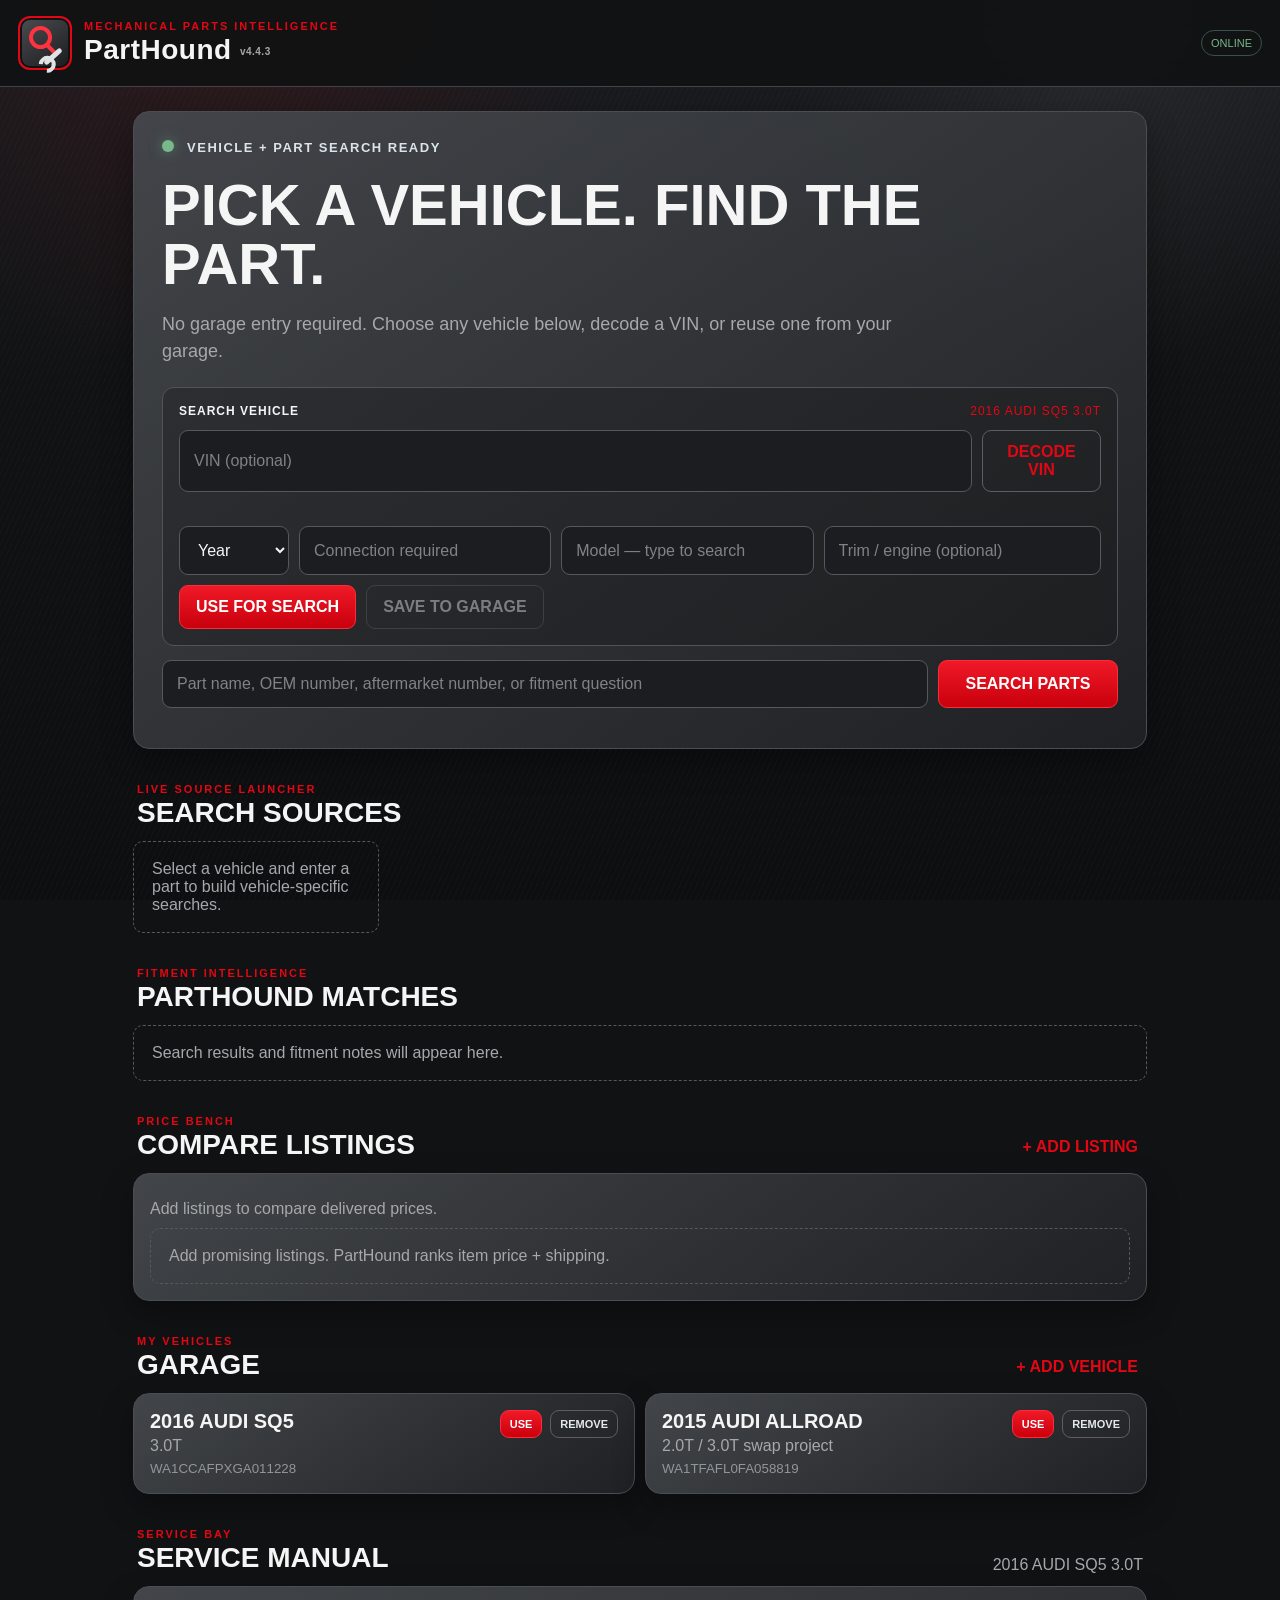
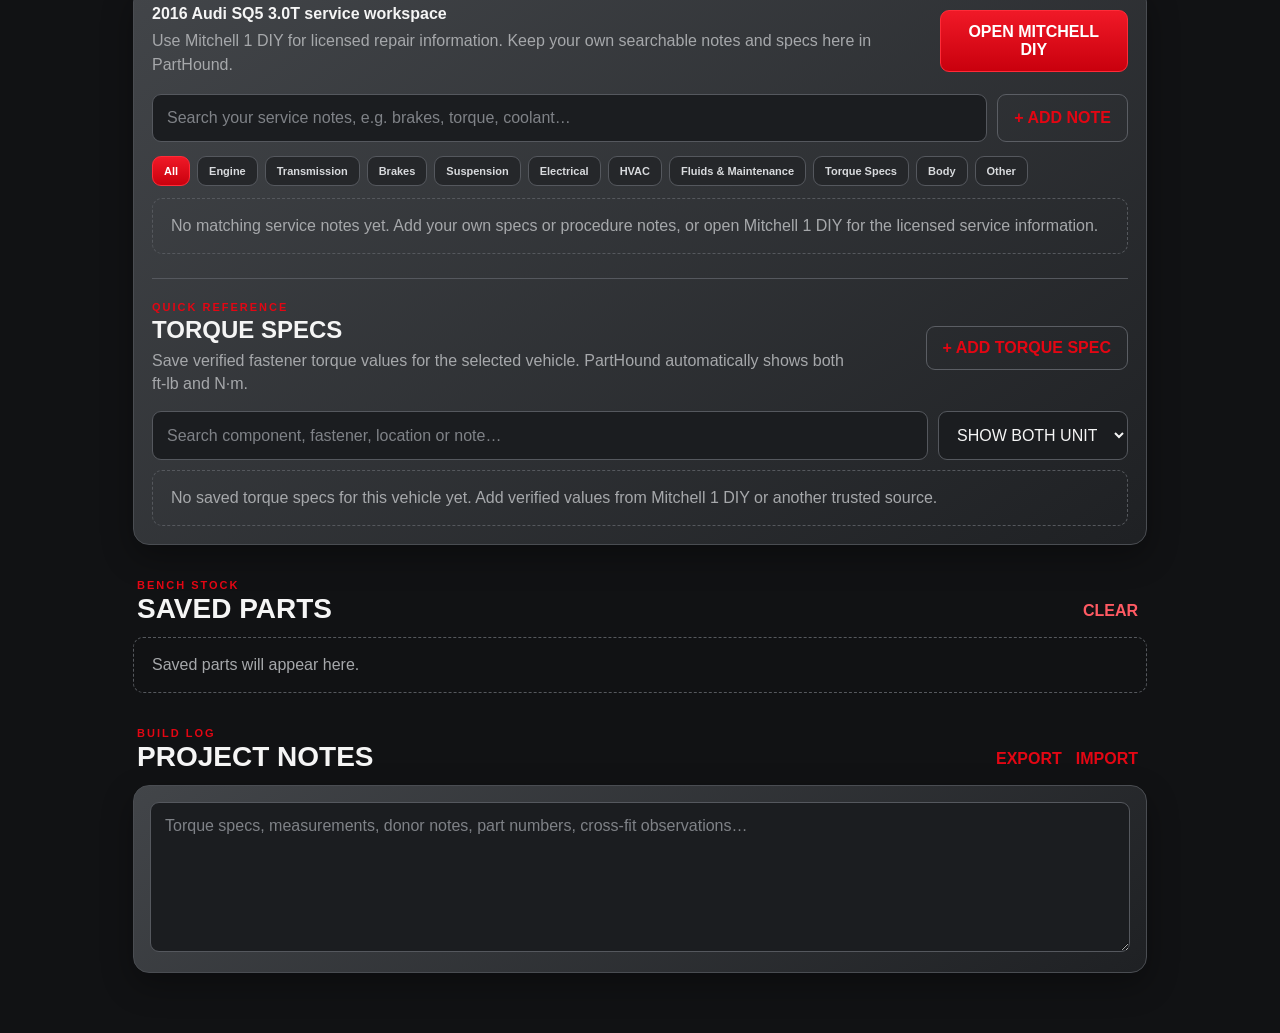
<file: index.html>
<!doctype html>
<html lang="en">
<head>
<meta charset="utf-8" />
<meta name="viewport" content="width=device-width,initial-scale=1,viewport-fit=cover" />
<meta name="theme-color" content="#1b1d20" />
<meta name="description" content="PartHound — vehicle-specific automotive parts search and fitment workspace." />
<link rel="manifest" href="manifest.json" />
<link rel="icon" href="icon.svg" type="image/svg+xml" />
<link rel="apple-touch-icon" href="icon-192.png" />
<title>PartHound</title>
<link rel="stylesheet" href="styles.css?v=443" />
</head>
<body>
<header class="topbar">
  <div class="brand-lockup">
    <div class="mark" aria-label="PartHound logo"><span class="magnifier"></span><span class="wrench"></span></div>
    <div><div class="eyebrow">MECHANICAL PARTS INTELLIGENCE</div><h1>PartHound <small style="font-size:10px;color:#a6a8ab;vertical-align:middle">v4.4.3</small></h1></div>
  </div>
  <div class="top-actions"><span id="networkBadge" class="network-badge">ONLINE</span><button id="installBtn" class="ghost" hidden>INSTALL</button></div>
</header>



<main>
<section class="hero card steel-panel">
  <div class="status-strip"><span class="status-dot"></span> VEHICLE + PART SEARCH READY</div>
  <h2>Pick a vehicle. Find the part.</h2>
  <p>No garage entry required. Choose any vehicle below, decode a VIN, or reuse one from your garage.</p>

  <div class="vehicle-picker">
    <div class="picker-head"><strong>SEARCH VEHICLE</strong><span id="vehicleContextBadge">NO VEHICLE SELECTED</span></div>
    <div class="vin-inline">
      <input id="searchVin" maxlength="17" placeholder="VIN (optional)" autocomplete="off" />
      <button id="searchVinBtn" class="secondary">DECODE VIN</button>
    </div>
    <div id="searchVinStatus" class="helper"></div>
    <div class="vehicle-fields">
      <select id="searchYear" aria-label="Year"><option value="">Year</option></select>
      <input id="searchMake" aria-label="Make" list="searchMakeList" placeholder="Make — type to search" disabled autocomplete="off" /><datalist id="searchMakeList"></datalist>
      <input id="searchModel" aria-label="Model" list="searchModelList" placeholder="Model — type to search" disabled autocomplete="off" /><datalist id="searchModelList"></datalist>
      <input id="searchTrim" placeholder="Trim / engine (optional)" />
    </div>
    <div class="picker-actions"><button id="useVehicleBtn">USE FOR SEARCH</button><button id="saveContextBtn" class="ghost" disabled>SAVE TO GARAGE</button></div>
  </div>

  <div class="search-block">
    <input id="searchInput" autocomplete="off" placeholder="Part name, OEM number, aftermarket number, or fitment question" />
    <button id="searchBtn">SEARCH PARTS</button>
  </div>
  <div id="recentSearches" class="chips"></div>
</section>

<section class="section-head"><div><div class="section-kicker">LIVE SOURCE LAUNCHER</div><h3>Search sources</h3></div><span id="queryLabel" class="muted"></span></section>
<section id="sourceGrid" class="source-grid"></section>

<section class="section-head"><div><div class="section-kicker">FITMENT INTELLIGENCE</div><h3>PartHound matches</h3></div><span id="resultCount" class="muted"></span></section>
<section id="results" class="result-list"></section>

<section class="section-head"><div><div class="section-kicker">PRICE BENCH</div><h3>Compare listings</h3></div><button id="addListingBtn" class="link-btn">+ ADD LISTING</button></section>
<section class="card price-bench"><div id="bestDeal" class="best-deal muted">Add listings to compare delivered prices.</div><div id="listingTable" class="listing-table"></div></section>

<section class="section-head"><div><div class="section-kicker">MY VEHICLES</div><h3>Garage</h3></div><button id="addVehicleBtn" class="link-btn">+ ADD VEHICLE</button></section>
<section id="garage" class="garage-grid"></section>

<section class="section-head"><div><div class="section-kicker">SERVICE BAY</div><h3>Service manual</h3></div><span id="serviceVehicle" class="muted"></span></section>
<section class="card service-manual">
  <div class="service-toolbar">
    <div><strong id="serviceHeading">Vehicle service workspace</strong><p class="muted">Use Mitchell 1 DIY for licensed repair information. Keep your own searchable notes and specs here in PartHound.</p></div>
    <button id="openMitchellBtn">OPEN MITCHELL DIY</button>
  </div>
  <div class="service-search"><input id="serviceSearch" placeholder="Search your service notes, e.g. brakes, torque, coolant…" /><button id="addServiceBtn" class="secondary">+ ADD NOTE</button></div>
  <div class="service-cats" id="serviceCats"></div>
  <div id="serviceEntries" class="service-entries"></div>
  <div class="torque-panel">
    <div class="torque-head">
      <div><div class="section-kicker">QUICK REFERENCE</div><h4>Torque specs</h4><p class="muted">Save verified fastener torque values for the selected vehicle. PartHound automatically shows both ft-lb and N·m.</p></div>
      <button id="addTorqueBtn" class="secondary">+ ADD TORQUE SPEC</button>
    </div>
    <div class="torque-search-row">
      <input id="torqueSearch" placeholder="Search component, fastener, location or note…" />
      <select id="torqueSystem" aria-label="Preferred torque units"><option value="both">SHOW BOTH UNITS</option><option value="ftlb">FT-LB FIRST</option><option value="nm">N·M FIRST</option></select>
    </div>
    <div id="torqueEntries" class="torque-entries"></div>
  </div>
</section>

<section class="section-head"><div><div class="section-kicker">BENCH STOCK</div><h3>Saved parts</h3></div><button id="clearSavedBtn" class="link-btn danger">CLEAR</button></section>
<section id="saved" class="result-list"></section>

<section class="section-head"><div><div class="section-kicker">BUILD LOG</div><h3>Project notes</h3></div><div class="mini-actions"><button id="exportBtn" class="link-btn">EXPORT</button><button id="importBtn" class="link-btn">IMPORT</button></div></section>
<section class="card project-card"><textarea id="projectNotes" placeholder="Torque specs, measurements, donor notes, part numbers, cross-fit observations…"></textarea><input id="importFile" type="file" accept="application/json" hidden /></section>
</main>

<dialog id="vehicleDialog"><form method="dialog" id="vehicleForm">
  <div class="dialog-title-row"><div><div class="section-kicker">GARAGE</div><h3>Add vehicle</h3></div><button type="button" class="icon-close" data-close="vehicleDialog">×</button></div>
  <label>VIN <span class="muted">(optional)</span></label><div class="vin-row"><input id="vehVin" maxlength="17" placeholder="17-digit VIN" /><button type="button" id="decodeVinBtn" class="secondary">DECODE</button></div><div id="vinStatus" class="helper"></div>
  <div class="divider"><span>OR PICK VEHICLE</span></div>
  <label>Year</label><select id="vehYear"><option value="">Select year</option></select>
  <label>Make</label><input id="vehMake" list="vehMakeList" placeholder="Type to search makes" disabled autocomplete="off" /><datalist id="vehMakeList"></datalist>
  <label>Model</label><input id="vehModel" list="vehModelList" placeholder="Type to search models" disabled autocomplete="off" /><datalist id="vehModelList"></datalist>
  <label>Trim / engine / drivetrain</label><input id="vehTrim" placeholder="Optional" />
  <div class="dialog-actions"><button value="cancel" class="ghost">CANCEL</button><button value="default">SAVE TO GARAGE</button></div>
</form></dialog>

<dialog id="listingDialog"><form method="dialog" id="listingForm">
  <div class="dialog-title-row"><div><div class="section-kicker">PRICE BENCH</div><h3>Add listing</h3></div><button type="button" class="icon-close" data-close="listingDialog">×</button></div>
  <label>Seller / source</label><input id="listSeller" required placeholder="eBay, ECS, FCP Euro…" />
  <label>Part / listing title</label><input id="listTitle" required placeholder="Part description" />
  <div class="two-col"><div><label>Item price</label><input id="listPrice" inputmode="decimal" required placeholder="0.00" /></div><div><label>Shipping</label><input id="listShipping" inputmode="decimal" placeholder="0.00" /></div></div>
  <label>Link</label><input id="listUrl" type="url" placeholder="https://…" />
  <label>Fitment confidence</label><select id="listConfidence"><option>Confirmed OEM</option><option>Catalog fit</option><option selected>VIN / part-number verify</option><option>Community reported</option><option>Physical fit check</option><option>Unknown</option></select>
  <div class="dialog-actions"><button value="cancel" class="ghost">CANCEL</button><button value="default">ADD LISTING</button></div>
</form></dialog>


<dialog id="torqueDialog"><form method="dialog" id="torqueForm">
  <div class="dialog-title-row"><div><div class="section-kicker">TORQUE SPECS</div><h3>Add torque spec</h3></div><button type="button" class="icon-close" data-close="torqueDialog">×</button></div>
  <label>Component / location</label><input id="torqueComponent" required placeholder="Front brake caliper carrier" />
  <label>Fastener</label><input id="torqueFastener" placeholder="Carrier-to-knuckle bolts" />
  <div class="two-col"><div><label>Torque value</label><input id="torqueValue" inputmode="decimal" required placeholder="90" /></div><div><label>Entered units</label><select id="torqueUnit"><option value="ftlb">ft-lb</option><option value="nm">N·m</option></select></div></div>
  <label>Additional instruction <span class="muted">(optional)</span></label><input id="torqueAngle" placeholder="Example: +90°, replace bolts, lubricated threads…" />
  <label>Source / reference <span class="muted">(optional)</span></label><input id="torqueSource" placeholder="Mitchell 1 DIY, factory manual, verified measurement…" />
  <label>Notes <span class="muted">(optional)</span></label><textarea id="torqueNotes" placeholder="Bolt size, sequence, one-time-use note, conditions…"></textarea>
  <div class="dialog-actions"><button value="cancel" class="ghost">CANCEL</button><button value="default">SAVE SPEC</button></div>
</form></dialog>

<dialog id="serviceDialog"><form method="dialog" id="serviceForm">
  <div class="dialog-title-row"><div><div class="section-kicker">SERVICE MANUAL</div><h3>Add service note</h3></div><button type="button" class="icon-close" data-close="serviceDialog">×</button></div>
  <label>Category</label><select id="serviceCategory"><option>Engine</option><option>Transmission</option><option>Brakes</option><option>Suspension</option><option>Electrical</option><option>HVAC</option><option>Fluids & Maintenance</option><option>Torque Specs</option><option>Body</option><option>Other</option></select>
  <label>Title</label><input id="serviceTitle" required placeholder="Rear caliper carrier torque" />
  <label>Procedure / specification / note</label><textarea id="serviceBody" required placeholder="Your notes, measurements, torque specs, part numbers, cautions…"></textarea>
  <label>Source / reference <span class="muted">(optional)</span></label><input id="serviceSource" placeholder="Mitchell 1 DIY, factory PDF, personal measurement…" />
  <div class="dialog-actions"><button value="cancel" class="ghost">CANCEL</button><button value="default">SAVE NOTE</button></div>
</form></dialog>

<template id="resultTemplate"><article class="result card"><div class="result-top"><div><div class="source"></div><h4 class="title"></h4></div><span class="confidence"></span></div><div class="meta"></div><p class="fitment"></p><div class="result-bottom"><strong class="price"></strong><div class="actions"><button class="ghost save-btn">SAVE</button><button class="open-btn">OPEN</button></div></div></article></template>
<script src="app.js?v=443"></script>
</body>
</html>
</file>
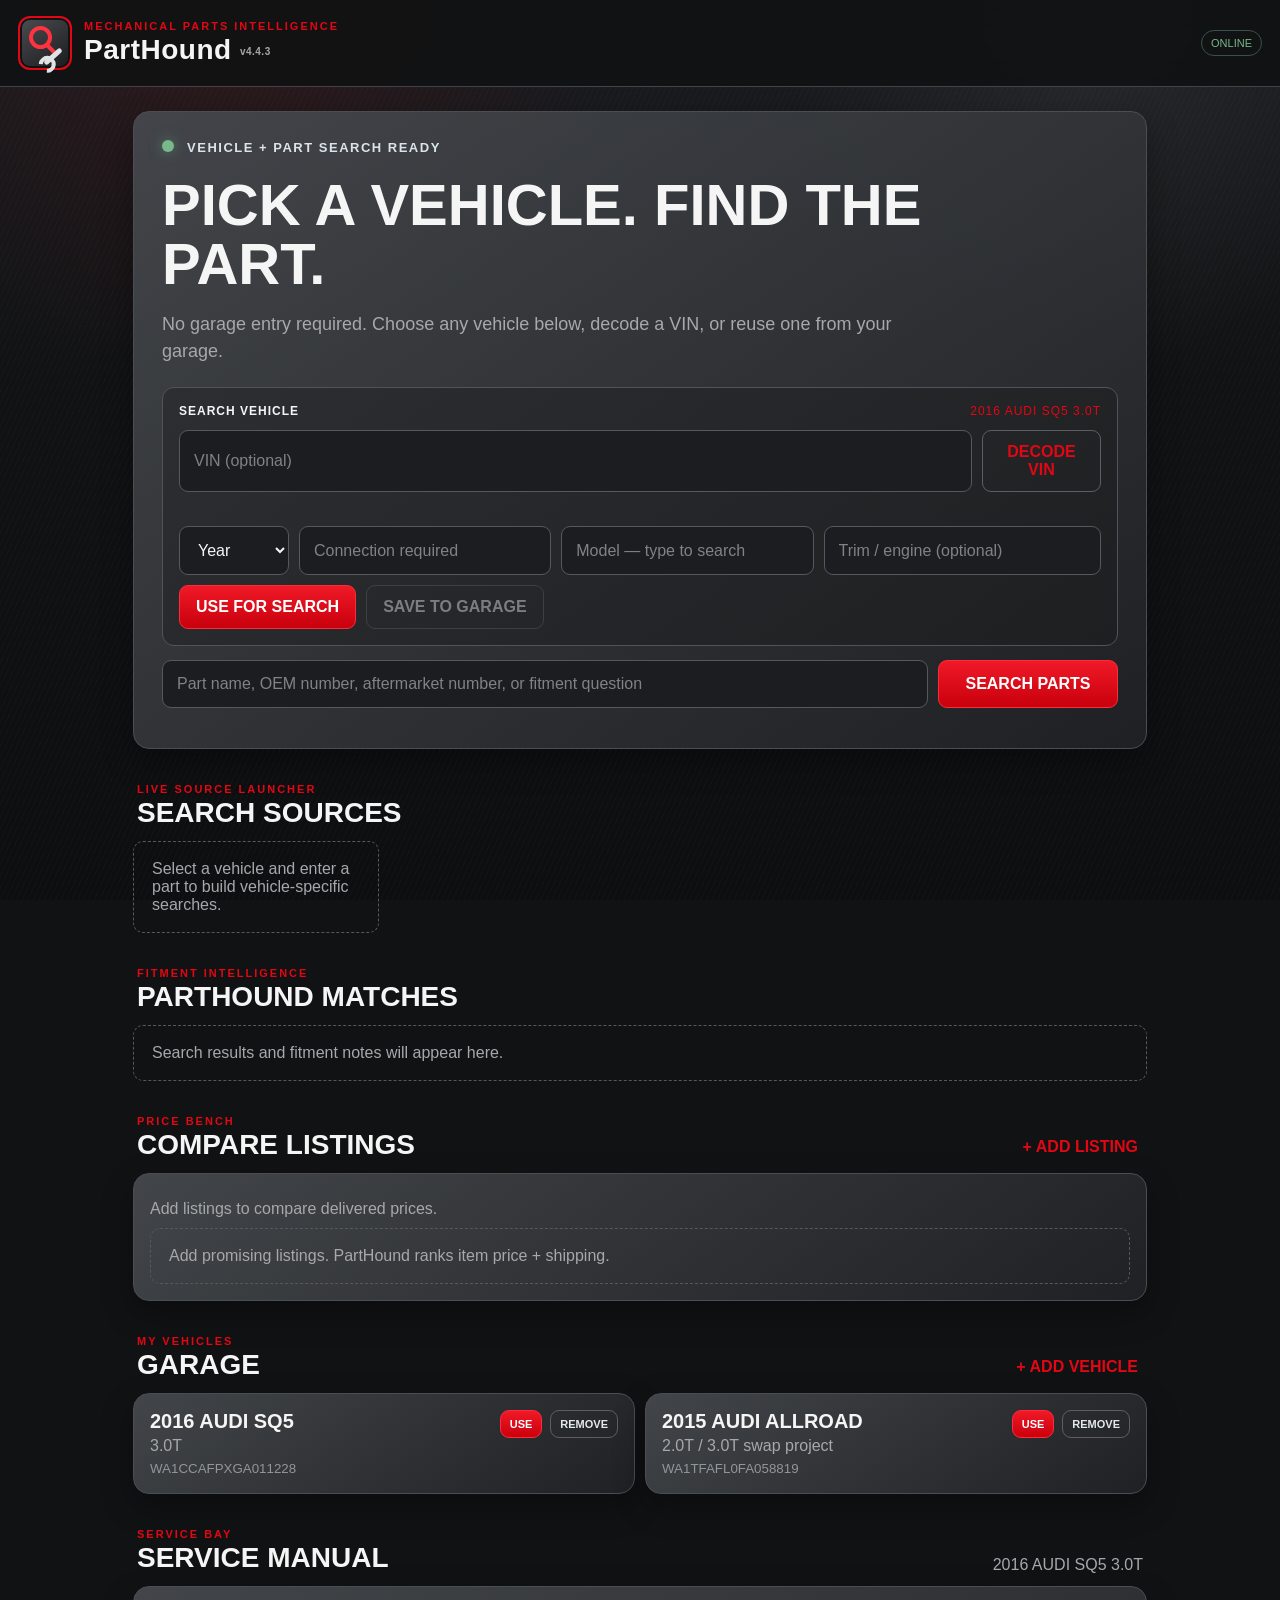
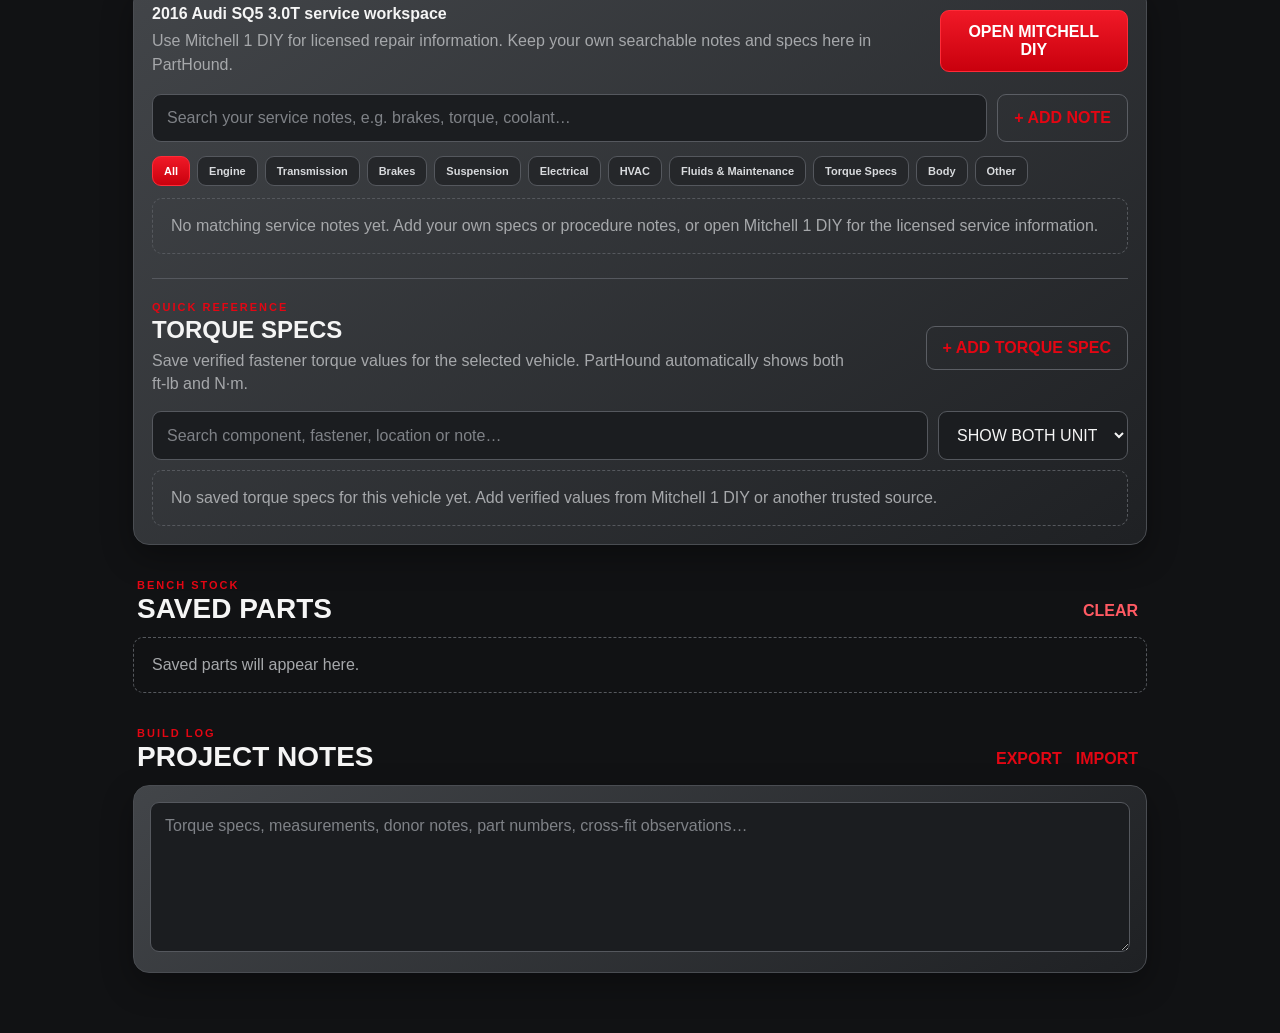
<file: reset.html>
<!doctype html><html><head><meta charset="utf-8"><meta name="viewport" content="width=device-width,initial-scale=1"><title>Reset PartHound</title></head><body style="font-family:Arial;background:#111214;color:white;padding:28px"><h2>Resetting PartHound…</h2><p id="s">Clearing old app cache and lock state.</p><script>
(async()=>{try{localStorage.removeItem('ph_lock_hash_v42');sessionStorage.clear();if('serviceWorker'in navigator){for(const r of await navigator.serviceWorker.getRegistrations())await r.unregister()}if('caches'in window){for(const k of await caches.keys())await caches.delete(k)}document.getElementById('s').textContent='Reset complete. Opening PartHound…';setTimeout(()=>location.replace('./index.html?v=442reset'),700)}catch(e){document.getElementById('s').textContent='Reset complete enough. Opening PartHound…';setTimeout(()=>location.replace('./index.html?v=442reset'),700)}})();
</script></body></html>
</file>
<file: styles.css>
:root{--bg:#111214;--panel:#242629;--panel2:#303338;--line:#4a4d52;--text:#f5f5f5;--muted:#a6a8ab;--amber:#e30613;--amber2:#ff3340;--green:#78b88b;--red:#ff5a63;--shadow:0 12px 32px rgba(0,0,0,.32)}*{box-sizing:border-box}html{background:var(--bg)}body{margin:0;background:radial-gradient(circle at 18% 0,rgba(227,6,19,.10),transparent 28%),radial-gradient(circle at 85% 8%,rgba(255,255,255,.055),transparent 22%),repeating-linear-gradient(115deg,rgba(255,255,255,.018) 0,rgba(255,255,255,.018) 1px,transparent 1px,transparent 5px),linear-gradient(180deg,#1b1d20 0%,#111214 42%,#0d0e10 100%);background-attachment:fixed;font-family:Arial,Helvetica,sans-serif;color:var(--text)}button,input,select,textarea{font:inherit}.topbar{position:sticky;top:0;z-index:20;display:flex;justify-content:space-between;align-items:center;padding:16px max(18px,env(safe-area-inset-left));background:rgba(17,18,20,.95);backdrop-filter:blur(12px);border-bottom:1px solid #414348}.brand-lockup{display:flex;gap:12px;align-items:center}.mark{width:54px;height:54px;border:2px solid var(--amber);border-radius:12px;position:relative;background:linear-gradient(145deg,#4a4d51,#1a1b1d);box-shadow:inset 0 0 0 2px #111214}.magnifier{position:absolute;width:23px;height:23px;border:4px solid var(--amber2);border-radius:50%;left:9px;top:8px}.magnifier:after{content:"";position:absolute;width:16px;height:4px;background:var(--amber2);transform:rotate(45deg);right:-12px;bottom:-7px;border-radius:3px}.wrench{position:absolute;width:22px;height:5px;background:#e1e2e4;right:6px;bottom:9px;transform:rotate(-42deg);border-radius:4px}.wrench:before{content:"";position:absolute;width:9px;height:9px;border:4px solid #e1e2e4;border-left-color:transparent;border-radius:50%;left:-7px;top:-4px}.eyebrow,.section-kicker{font-size:11px;letter-spacing:2px;color:var(--amber);font-weight:800}.topbar h1{margin:2px 0 0;font-size:28px;letter-spacing:.5px}.top-actions{display:flex;gap:8px;align-items:center}.network-badge{font-size:11px;padding:6px 9px;border:1px solid #395247;color:var(--green);border-radius:999px}.network-badge.offline{color:var(--red);border-color:#654}main{max-width:1050px;margin:auto;padding:24px 18px 60px}.card{background:linear-gradient(145deg,rgba(67,70,74,.98),rgba(31,33,36,.98));border:1px solid var(--line);border-radius:16px;box-shadow:var(--shadow)}.hero{padding:28px}.status-strip{font-weight:800;letter-spacing:1.5px;color:#dbe4eb;font-size:13px}.status-dot{display:inline-block;width:12px;height:12px;border-radius:50%;background:var(--green);box-shadow:0 0 13px rgba(112,185,135,.5);margin-right:8px}.hero h2{font-size:clamp(34px,7vw,58px);line-height:1.02;text-transform:uppercase;margin:20px 0 12px;max-width:780px}.hero>p{color:var(--muted);font-size:18px;max-width:740px;line-height:1.5}.vehicle-picker{margin-top:22px;padding:16px;border:1px solid #505359;background:linear-gradient(145deg,#2c2e31,#1d1f21);border-radius:12px}.picker-head{display:flex;justify-content:space-between;gap:10px;align-items:center;margin-bottom:12px;font-size:12px;letter-spacing:1px}.picker-head span{color:var(--amber);text-align:right}.vin-inline,.search-block,.picker-actions,.vin-row,.two-col{display:flex;gap:10px}.vehicle-fields{display:grid;grid-template-columns:110px 1fr 1fr 1.1fr;gap:10px;margin:10px 0}.search-block{margin-top:14px}.search-block input{flex:1}.search-block button{min-width:180px}input,select,textarea{width:100%;background:#1b1d20;border:1px solid #55585e;border-radius:9px;color:var(--text);padding:14px}input::placeholder,textarea::placeholder{color:#7f8287}button{background:linear-gradient(#f01927,#c9000d);border:1px solid #ff2b38;color:#ffffff;border-radius:9px;padding:12px 16px;font-weight:800;cursor:pointer}.ghost,.secondary{background:transparent;color:#e2e9ee;border:1px solid #5b5e64}.secondary{color:var(--amber)}button:disabled{opacity:.45;cursor:not-allowed}.helper{font-size:12px;color:var(--muted);min-height:18px;margin-top:6px}.helper.ok{color:var(--green)}.helper.err{color:var(--red)}.chips{display:flex;gap:8px;flex-wrap:wrap;margin-top:12px}.chip{background:#25272a;color:#dbe5ec;border:1px solid #565960;padding:8px 11px;font-size:12px}.section-head{display:flex;justify-content:space-between;align-items:end;gap:12px;margin:34px 4px 12px}.section-head h3{font-size:28px;margin:2px 0 0;text-transform:uppercase}.muted{color:var(--muted)}.link-btn{background:none;border:0;color:var(--amber);padding:5px}.danger{color:var(--red)}.source-grid{display:grid;grid-template-columns:repeat(4,1fr);gap:10px}.source-card{text-align:left;min-height:116px;background:linear-gradient(145deg,#404348,#232528);color:white;border:1px solid #5a5d63;display:flex;flex-direction:column;justify-content:space-between}.source-card span{color:var(--amber);font-size:10px;letter-spacing:1px}.source-card strong{font-size:18px}.source-card small{color:#afb1b5}.garage-grid,.result-list{display:grid;gap:10px}.garage-grid{grid-template-columns:repeat(2,1fr)}.garage-card{padding:16px;display:flex;justify-content:space-between;gap:14px}.garage-card h4{margin:0;font-size:20px;text-transform:uppercase}.garage-card p{margin:4px 0;color:var(--muted)}.garage-card small{color:#92959a}.garage-actions{display:flex;gap:8px;align-items:start}.garage-actions button{padding:7px 9px;font-size:11px}.result{padding:18px}.result-top,.result-bottom{display:flex;justify-content:space-between;gap:12px}.source{color:var(--amber);font-size:11px;letter-spacing:1.5px;font-weight:800}.title{font-size:21px;margin:5px 0}.confidence{border:1px solid #53687a;border-radius:999px;padding:6px 9px;height:max-content;font-size:11px;color:#dce6ed}.meta,.fitment{color:var(--muted)}.fitment{line-height:1.45}.actions{display:flex;gap:8px}.price-bench,.project-card{padding:16px}.listing-row{display:grid;grid-template-columns:1fr auto auto;gap:12px;align-items:center;padding:13px 0;border-top:1px solid #474a4f}.listing-row span,.listing-row small{display:block;color:var(--muted);margin-top:3px}.cost{text-align:right}.cost strong{display:block;color:var(--amber);font-size:18px}.listing-actions{display:flex;gap:6px}.best-deal{padding:10px 0}.best-deal strong{color:var(--amber);font-size:20px}.empty-state{border:1px dashed #55585d;border-radius:10px;padding:18px;color:var(--muted)}textarea{min-height:150px;resize:vertical}dialog{background:#25272a;color:var(--text);border:1px solid #5b5e64;border-radius:14px;width:min(560px,calc(100vw - 28px));box-shadow:0 20px 80px #000;padding:18px}dialog::backdrop{background:rgba(0,0,0,.72)}dialog label{display:block;margin:12px 0 6px;font-size:12px;color:#dce5eb}.dialog-title-row,.dialog-actions{display:flex;justify-content:space-between;align-items:center;gap:10px}.dialog-title-row h3{margin:2px 0;font-size:26px}.icon-close{background:none;border:0;color:white;font-size:30px;padding:0 5px}.divider{text-align:center;border-top:1px solid #494c51;margin:20px 0 8px}.divider span{position:relative;top:-9px;background:#25272a;padding:0 10px;color:#92959a;font-size:11px}.dialog-actions{margin-top:18px;justify-content:flex-end}.mini-actions{display:flex;gap:4px}@media(max-width:760px){.topbar{padding:13px 14px}.mark{width:48px;height:48px}.topbar h1{font-size:24px}.eyebrow{font-size:9px}.network-badge{display:none}main{padding:16px 12px 50px}.hero{padding:18px}.hero h2{font-size:37px}.hero>p{font-size:16px}.vehicle-fields{grid-template-columns:1fr 1fr}.vin-inline,.search-block{flex-direction:column}.search-block button{min-width:0}.picker-actions button{flex:1}.source-grid{grid-template-columns:1fr 1fr}.garage-grid{grid-template-columns:1fr}.listing-row{grid-template-columns:1fr auto}.listing-actions{grid-column:1/-1;justify-content:flex-end}.result-top,.result-bottom{align-items:flex-start}.result-bottom{flex-direction:column}.actions{width:100%}.actions button{flex:1}.section-head h3{font-size:24px}.query-label{display:none}}@media(max-width:430px){.brand-lockup{gap:9px}.mark{width:44px;height:44px}.topbar h1{font-size:22px}.hero h2{font-size:32px}.vehicle-fields{grid-template-columns:1fr 1fr}.source-grid{grid-template-columns:1fr}.picker-head{align-items:flex-start;flex-direction:column}.picker-head span{text-align:left}.vin-inline button{width:100%}.section-head{align-items:center}}


.service-manual{padding:18px}.service-toolbar{display:flex;justify-content:space-between;gap:18px;align-items:center}.service-toolbar p{margin:6px 0 0;line-height:1.45}.service-search{display:flex;gap:10px;margin:18px 0 12px}.service-search input{flex:1}.service-cats{display:flex;gap:7px;overflow-x:auto;padding:2px 0 12px;scrollbar-width:thin}.service-cat{white-space:nowrap;background:#25272a;border-color:#55585e;color:#d8dadd;padding:8px 11px;font-size:11px}.service-cat.active{background:linear-gradient(#f01927,#c9000d);border-color:#ff2b38;color:#fff}.service-entries{display:grid;gap:9px}.service-entry{display:flex;justify-content:space-between;gap:14px;border-top:1px solid #494c51;padding:15px 2px 4px}.service-entry span{color:var(--amber);font-size:10px;letter-spacing:1.3px;font-weight:800}.service-entry h4{font-size:19px;margin:5px 0 7px}.service-entry p{margin:0 0 8px;color:#d8dadd;line-height:1.5}.service-entry small{color:var(--muted)}@media(max-width:600px){.service-toolbar{align-items:stretch;flex-direction:column}.service-toolbar button{width:100%}.service-search{flex-direction:column}.service-entry{align-items:flex-start}.service-entry .service-delete{flex:0 0 auto}}

.torque-panel{margin-top:24px;padding-top:22px;border-top:1px solid #55585e}.torque-head{display:flex;justify-content:space-between;gap:18px;align-items:center}.torque-head h4{font-size:24px;text-transform:uppercase;margin:3px 0 5px}.torque-head p{margin:0;line-height:1.45;max-width:700px}.torque-search-row{display:grid;grid-template-columns:1fr 190px;gap:10px;margin:16px 0 10px}.torque-entries{display:grid;gap:8px}.torque-entry{display:grid;grid-template-columns:1fr auto;gap:16px;align-items:center;padding:14px 2px;border-top:1px solid #494c51}.torque-label{color:var(--amber);font-size:10px;letter-spacing:1.3px;font-weight:800;text-transform:uppercase}.torque-entry h5{margin:4px 0 6px;font-size:18px}.torque-entry p{color:#d8dadd;margin:7px 0;line-height:1.45}.torque-entry small{color:var(--muted)}.torque-angle{display:inline-block;margin:2px 0 4px;padding:5px 8px;border:1px solid #5b5e64;border-radius:7px;color:#e7e9eb;font-size:12px}.torque-value{text-align:right;min-width:210px}.torque-value strong{display:block;color:#fff;font-size:20px;white-space:nowrap}.torque-value strong em{font-style:normal;color:#7f8287;padding:0 4px}.torque-value small{display:block;margin-top:3px}.torque-value .torque-delete{display:block;margin:6px 0 0 auto;font-size:10px}.torque-panel textarea{min-height:110px}@media(max-width:650px){.torque-head{align-items:stretch;flex-direction:column}.torque-head button{width:100%}.torque-search-row{grid-template-columns:1fr}.torque-entry{grid-template-columns:1fr}.torque-value{text-align:left;min-width:0;padding-top:2px}.torque-value strong{font-size:18px;white-space:normal}.torque-value .torque-delete{margin:6px 0 0 0}}
</file>
